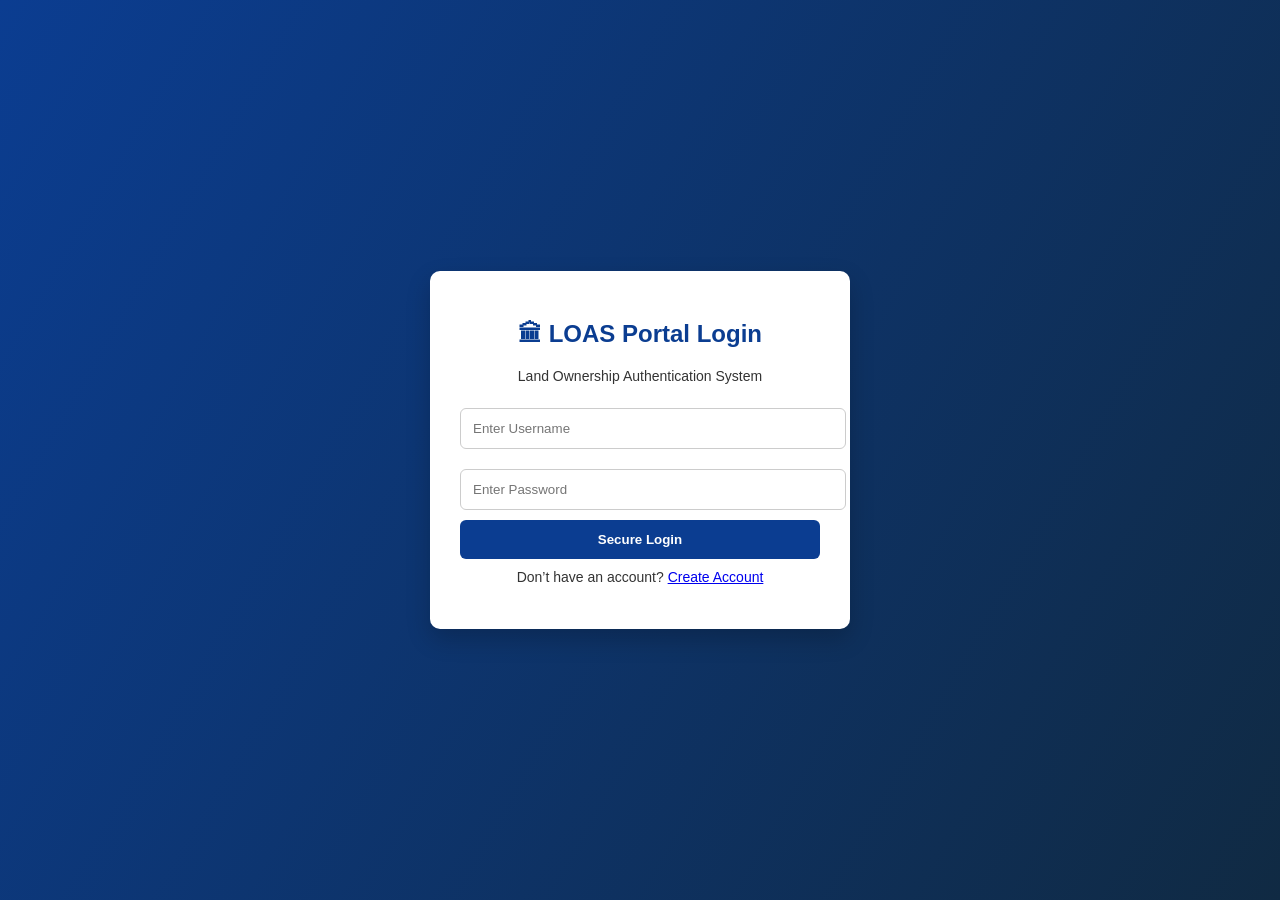
<file: index.html>
<!DOCTYPE html>
<html>
<head>
    <title>LOAS Secure Login</title>
    <link rel="stylesheet" href="style.css">
</head>

<body class="auth-body">

<div class="auth-card">

    <h2>🏛 LOAS Portal Login</h2>
    <p>Land Ownership Authentication System</p>

    <input type="text" id="loginUser" placeholder="Enter Username">
    <input type="password" id="loginPass" placeholder="Enter Password">

    <button onclick="login()">Secure Login</button>

    <p>Don’t have an account? <a href="register.html">Create Account</a></p>

</div>

<script src="script.js"></script>

</body>
</html>
</file>
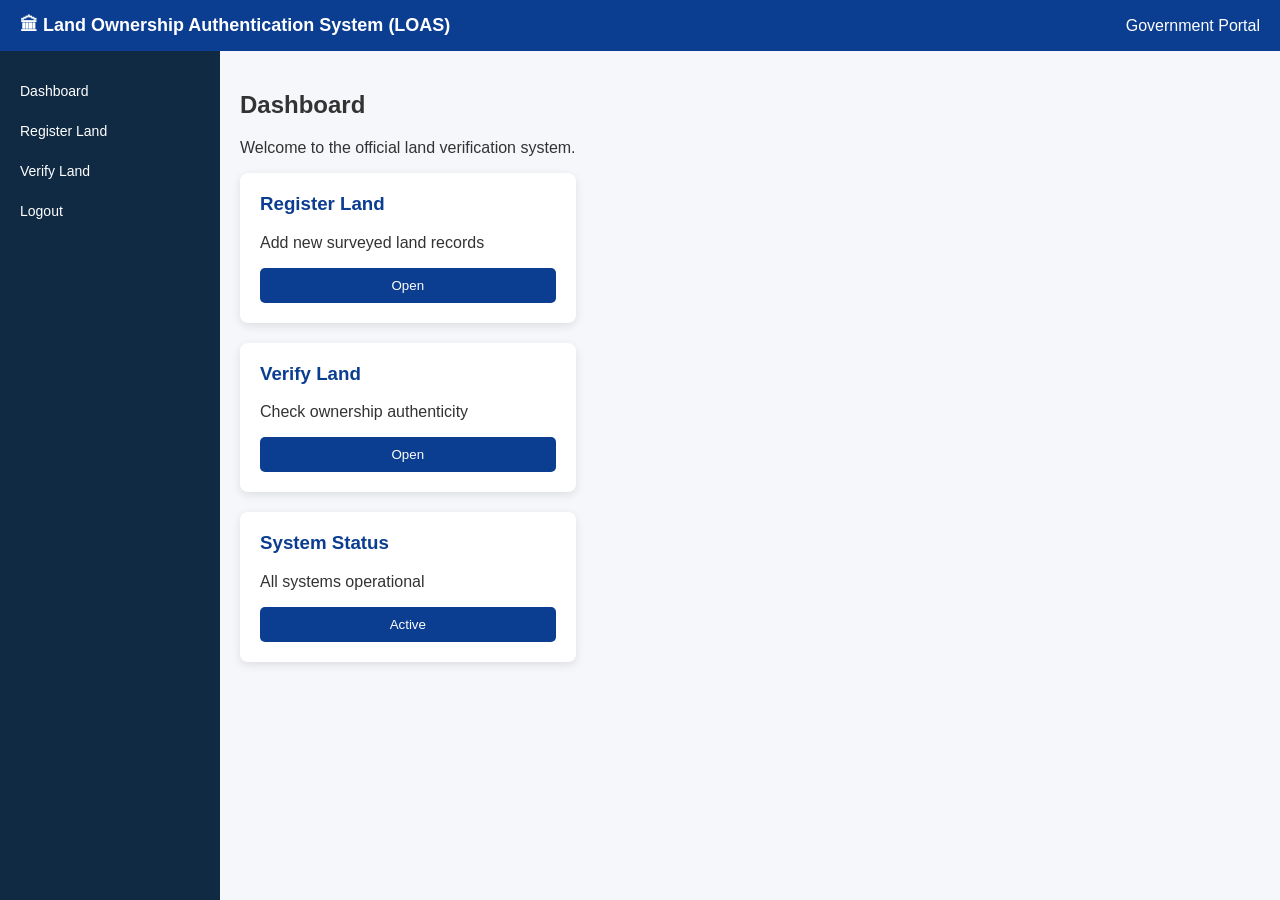
<file: land.html>
<!DOCTYPE html>
<html>
<head>
    <title>LOAS Government System</title>
    <link rel="stylesheet" href="style.css">
</head>
<body>

<div class="navbar">
    <h2>🏛 Land Ownership Authentication System (LOAS)</h2>
    <span>Government Portal</span>
</div>

<div class="wrapper">

    <!-- SIDEBAR -->
    <div class="sidebar">
        <a href="dashboard.html">Dashboard</a>
        <a href="land.html">Register Land</a>
        <a href="verify.html">Verify Land</a>
        <a href="index.html">Logout</a>
    </div>

    <!-- CONTENT -->
    <div class="content">

        <h2>Dashboard</h2>
        <p>Welcome to the official land verification system.</p>

        <div class="card-grid">

            <div class="card">
                <h3>Register Land</h3>
                <p>Add new surveyed land records</p>
                <a href="land.html"><button>Open</button></a>
            </div>

            <div class="card">
                <h3>Verify Land</h3>
                <p>Check ownership authenticity</p>
                <a href="verify.html"><button>Open</button></a>
            </div>

            <div class="card">
                <h3>System Status</h3>
                <p>All systems operational</p>
                <button disabled>Active</button>
            </div>

        </div>

    </div>
</div>

</body>
</html>
</file>
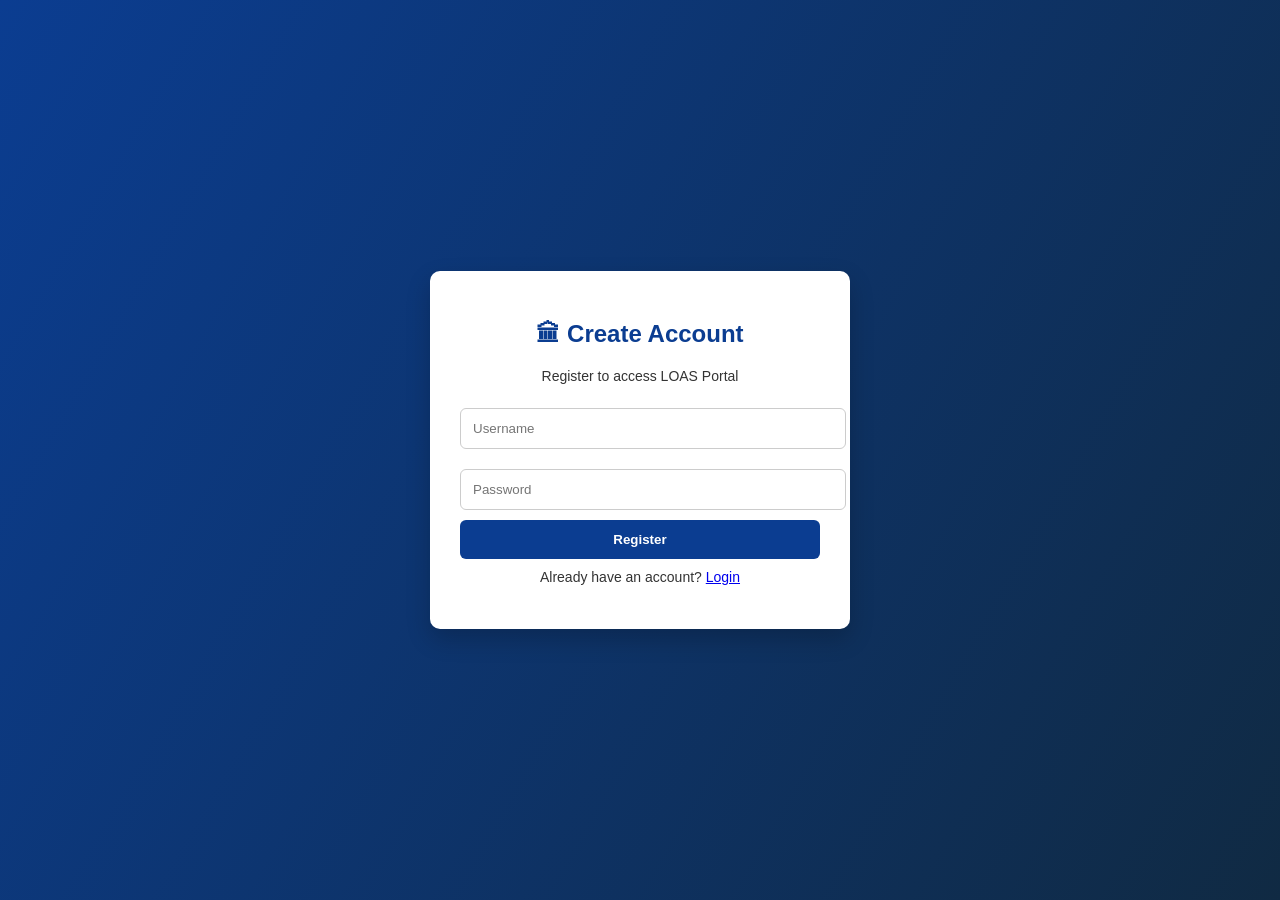
<file: register.html>
<!DOCTYPE html>
<html>
<head>
    <title>LOAS Registration</title>
    <link rel="stylesheet" href="style.css">
</head>

<body class="auth-body">

<div class="auth-card">

    <h2>🏛 Create Account</h2>
    <p>Register to access LOAS Portal</p>

    <input type="text" id="regUser" placeholder="Username">
    <input type="password" id="regPass" placeholder="Password">

    <button onclick="register()">Register</button>

    <p>Already have an account? <a href="index.html">Login</a></p>

</div>

<script src="script.js"></script>

</body>
</html>
</file>
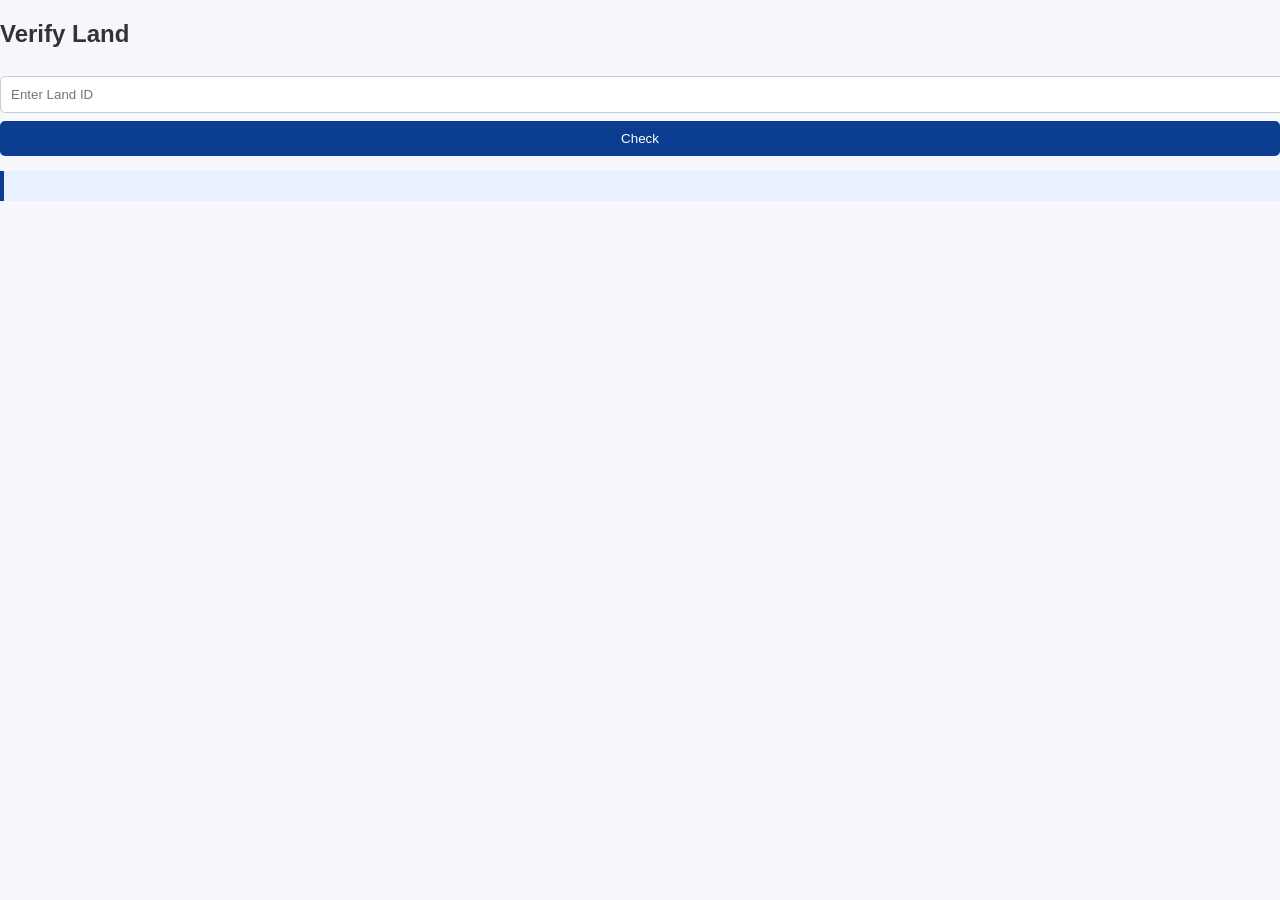
<file: verify.html>
<!DOCTYPE html>
<html>
<head>
    <title>Verify Land</title>
    <link rel="stylesheet" href="style.css">
</head>
<body>

<div class="container">
    <h2>Verify Land</h2>

    <input id="searchId" placeholder="Enter Land ID">
    <button onclick="checkLand()">Check</button>

    <div id="resultBox"></div>
</div>

<script src="script.js"></script>

</body>
</html>
</file>
<file: style.css>
body {
    font-family: "Segoe UI", Arial, sans-serif;
    margin: 0;
    background: #f5f7fb;
    color: #333;
}

/* TOP NAVBAR */
.navbar {
    background: #0b3d91;
    color: white;
    padding: 15px 20px;
    display: flex;
    justify-content: space-between;
    align-items: center;
}

.navbar h2 {
    margin: 0;
    font-size: 18px;
}

/* MAIN LAYOUT */
.wrapper {
    display: flex;
}

/* SIDEBAR */
.sidebar {
    width: 220px;
    background: #102a43;
    height: 100vh;
    padding-top: 20px;
    position: fixed;
}

.sidebar a {
    display: block;
    color: white;
    padding: 12px 20px;
    text-decoration: none;
    font-size: 14px;
}

.sidebar a:hover {
    background: #1c3d5a;
}

/* CONTENT AREA */
.content {
    margin-left: 220px;
    padding: 20px;
}

/* CARDS */
.card-grid {
    display: grid;
    grid-template-columns: repeat(auto-fit, minmax(220px, 1fr));
    gap: 20px;
}

.card {
    background: white;
    padding: 20px;
    border-radius: 8px;
    box-shadow: 0 3px 10px rgba(0,0,0,0.1);
}

.card h3 {
    margin-top: 0;
    color: #0b3d91;
}

/* INPUTS */
input {
    width: 100%;
    padding: 10px;
    margin: 8px 0;
    border: 1px solid #ccc;
    border-radius: 5px;
}

/* BUTTONS */
button {
    background: #0b3d91;
    color: white;
    padding: 10px;
    border: none;
    border-radius: 5px;
    width: 100%;
    cursor: pointer;
}

button:hover {
    background: #082c66;
}

/* BOX RESULT */
#resultBox {
    margin-top: 15px;
    padding: 15px;
    background: #e9f0ff;
    border-left: 4px solid #0b3d91;
}

/* ===== AUTH PAGES (LOGIN / REGISTER) ===== */

.auth-body {
    background: linear-gradient(120deg, #0b3d91, #102a43);
    height: 100vh;
    display: flex;
    justify-content: center;
    align-items: center;
}

/* AUTH CARD */
.auth-card {
    background: white;
    width: 360px;
    padding: 30px;
    border-radius: 10px;
    box-shadow: 0 10px 25px rgba(0,0,0,0.2);
    text-align: center;
}

.auth-card h2 {
    color: #0b3d91;
    margin-bottom: 20px;
}

/* INPUTS */
.auth-card input {
    width: 100%;
    padding: 12px;
    margin: 10px 0;
    border: 1px solid #ccc;
    border-radius: 6px;
}

/* BUTTON */
.auth-card button {
    width: 100%;
    padding: 12px;
    background: #0b3d91;
    color: white;
    border: none;
    border-radius: 6px;
    cursor: pointer;
    font-weight: bold;
}

.auth-card button:hover {
    background: #082c66;
}

/* SMALL LINK TEXT */
.auth-card p {
    margin-top: 10px;
    font-size: 14px;
}

/* NAVBAR */
.topnav {
    background: #0b3d91;
    color: white;
    display: flex;
    justify-content: space-between;
    padding: 15px 20px;
}

.menu a {
    color: white;
    margin: 0 10px;
    text-decoration: none;
}

/* HERO */
.hero {
    height: 300px;
    background: url('https://images.unsplash.com/photo-1568605114967-8130f3a36994') center/cover;
    display: flex;
    align-items: center;
    justify-content: center;
    color: white;
}

.hero-text {
    text-align: center;
    background: rgba(0,0,0,0.5);
    padding: 20px;
}

/* ACTION CARDS */
.actions {
    display: flex;
    justify-content: center;
    gap: 20px;
    margin: 30px;
}

.action-card {
    background: white;
    padding: 20px;
    width: 200px;
    border-radius: 10px;
    text-align: center;
}

/* PROPERTY SECTION */
.properties {
    padding: 20px;
}

.property-grid {
    display: flex;
    gap: 20px;
}

.property-card {
    background: white;
    border-radius: 10px;
    overflow: hidden;
    width: 250px;
}

.property-card img {
    width: 100%;
    height: 150px;
}

.property-card h3, .property-card p {
    padding: 10px;
}
</file>
